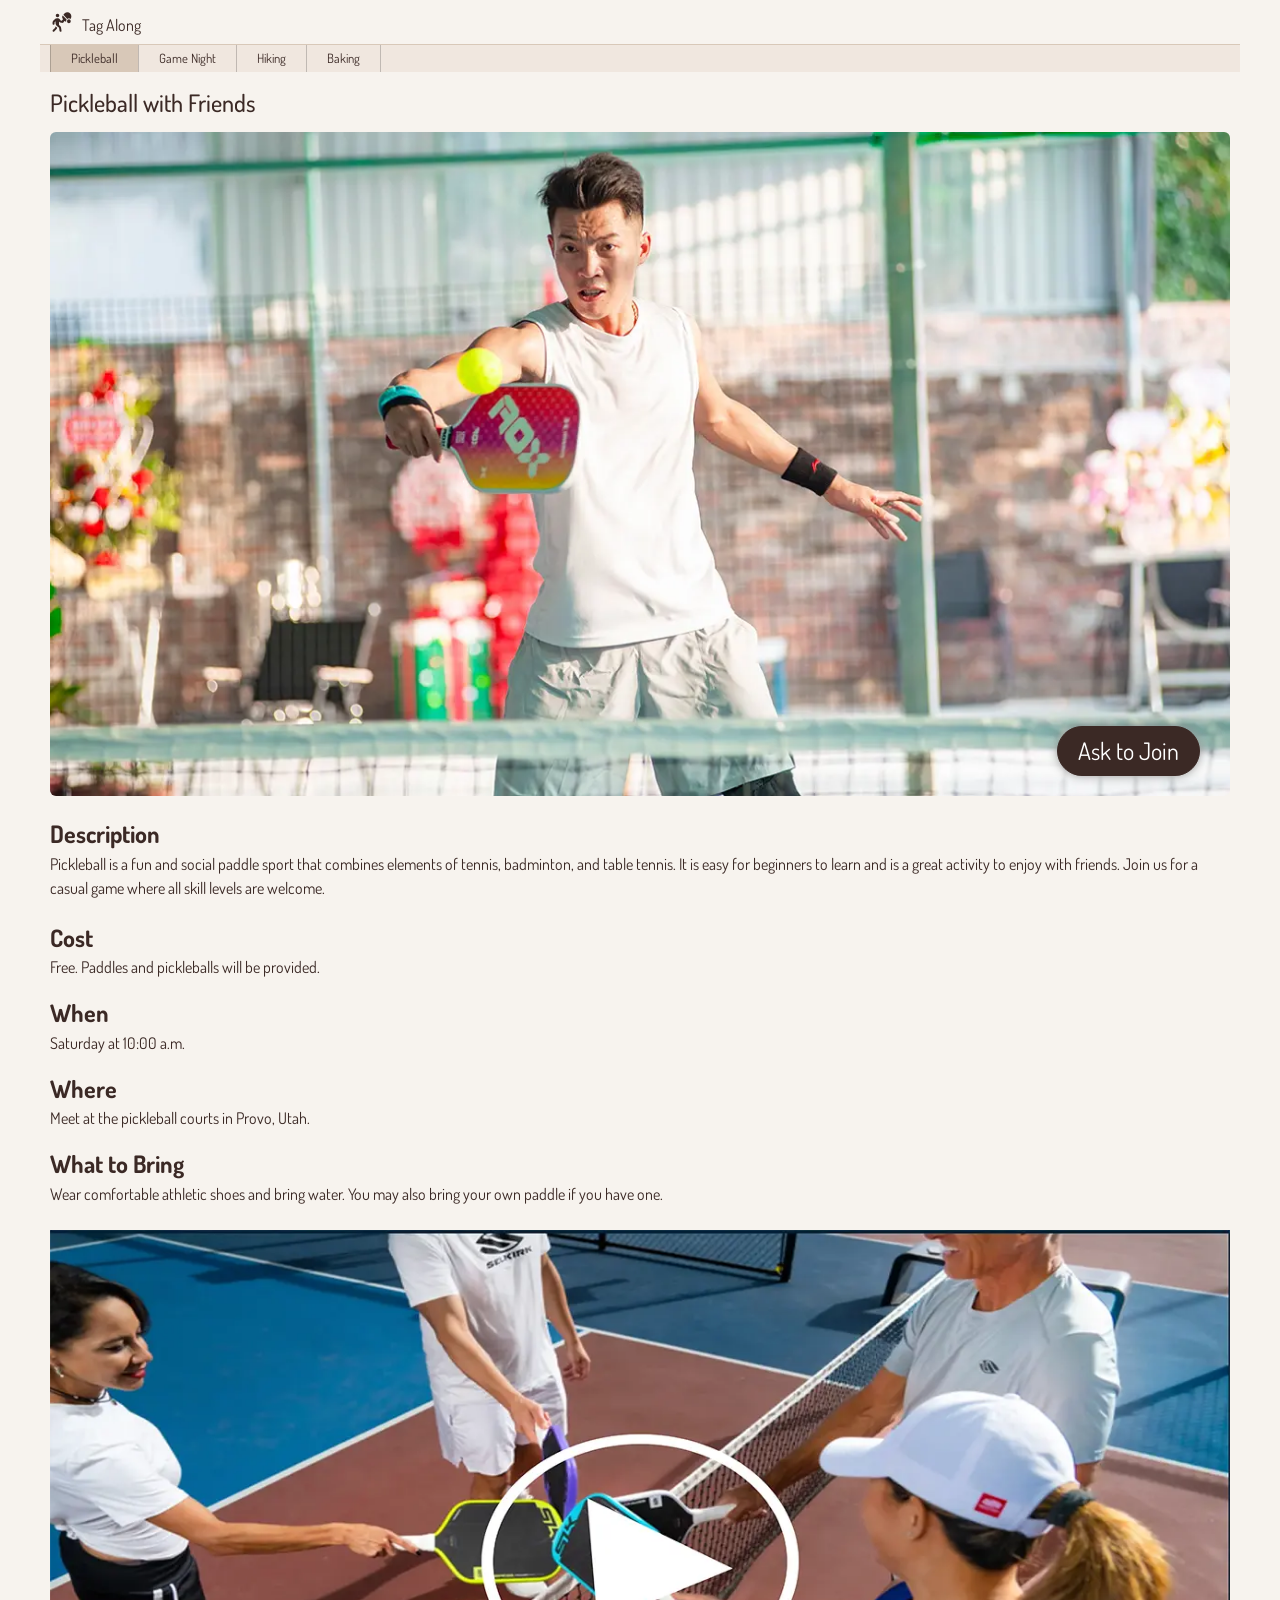
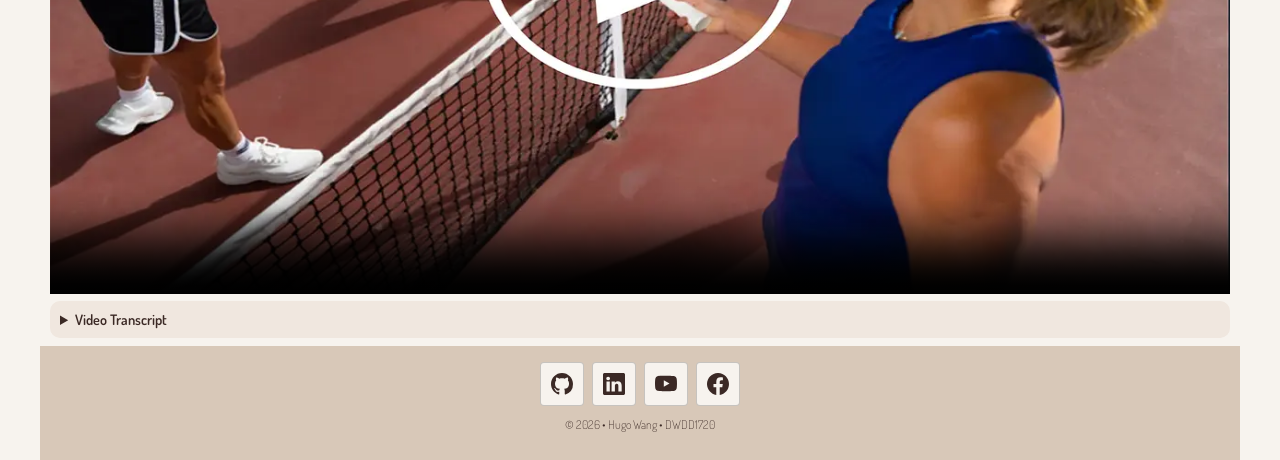
<file: index.html>
<!DOCTYPE html>
<html lang="en">
  <head>
    <meta charset="UTF-8" />
    <meta name="viewport" content="width=device-width, initial-scale=1.0" />
    <title>Pickleball Tag Along</title>

    <!-- STYLESHEETS -->
    <link rel="stylesheet" href="styles/normalize.css" />
    <link rel="stylesheet" href="styles/small.css" />
    <link rel="stylesheet" href="styles/larger.css" />

    <!-- GOOGLE FONT -->
    <link rel="preconnect" href="https://fonts.googleapis.com" />
    <link rel="preconnect" href="https://fonts.gstatic.com" crossorigin />
    <link
      href="https://fonts.googleapis.com/css2?family=Dosis:wght@400;500;600;700&display=swap"
      rel="stylesheet"
    />

    <!-- OPEN GRAPH TAGS -->

    <meta property="og:title" content="Pickleball Tag Along" />
    <meta
      property="og:description"
      content="Join friends for a fun and beginner-friendly pickleball activity in Provo."
    />
    <meta
      property="og:image"
      content="https://hugowang-kimochi.github.io/1720-tagalong/images/opengraph.jpg"
    />
    <meta
      property="og:url"
      content="https://hugowang-kimochi.github.io/1720-tagalong/"
    />
    <meta
      property="og:logo"
      content="https://hugowang-kimochi.github.io/1720-tagalong/images/house-heart-fill.svg"
    />
    <meta property="og:type" content="website" />

    <!-- FAV ICON LINKS-->
    <link
      rel="icon"
      type="image/png"
      href="/1720-tagalong/favicon-96x96.png"
      sizes="96x96"
    />
    <link rel="icon" type="image/svg+xml" href="/1720-tagalong/favicon.svg" />
    <link rel="shortcut icon" href="/1720-tagalong/favicon.ico" />
    <link
      rel="apple-touch-icon"
      sizes="180x180"
      href="/1720-tagalong/apple-touch-icon.png"
    />
    <meta name="apple-mobile-web-app-title" content="Tag Along" />
    <link rel="manifest" href="/1720-tagalong/site.webmanifest" />
    <!-- SCRIPTS -->
    <script src="scripts/navigation.js" defer></script>
    <script src="scripts/year.js" defer></script>
  </head>
  <body>
    <header>
      <img
        src="images/person-walking-solid-full.svg"
        alt="Site Logo"
        width="16"
        height="16"
      />
      <span>Tag Along</span>
      <button
        id="hamburger"
        class="hamburger"
        aria-label="Nav Link Button"
      ></button>
    </header>
    <nav id="navbar">
      <ul>
        <li class="active"><a href="index.html">Pickleball</a></li>
        <li><a href="#">Game Night</a></li>
        <li><a href="#">Hiking</a></li>
        <li><a href="#">Baking</a></li>
      </ul>
    </nav>
    <main>
      <h1>Pickleball with Friends</h1>

      <div class="hero">
        <picture>
          <source
            media="(max-width: 610px)"
            srcset="images/hero-small-610.webp"
          />
          <source
            media="(max-width: 900px)"
            srcset="images/hero-medium-900.webp"
          />
          <img src="images/hero-large-1200.webp" alt="PickelBall Game" />
        </picture>
        <a href="#">Ask to Join</a>
      </div>

      <!-- DESCRIPTION -->
      <section class="activity-info">
        <h2>Description</h2>

        <p>
          Pickleball is a fun and social paddle sport that combines elements of
          tennis, badminton, and table tennis. It is easy for beginners to learn
          and is a great activity to enjoy with friends. Join us for a casual
          game where all skill levels are welcome.
        </p>
      </section>

      <!-- ACTIVITY DETAILS -->
      <section id="details" class="activity-info">
        <h2>Cost</h2>
        <p>Free. Paddles and pickleballs will be provided.</p>

        <h2>When</h2>
        <p>Saturday at 10:00 a.m.</p>

        <h2>Where</h2>
        <p>Meet at the pickleball courts in Provo, Utah.</p>

        <h2>What to Bring</h2>
        <p>
          Wear comfortable athletic shoes and bring water. You may also bring
          your own paddle if you have one.
        </p>
      </section>

      <!-- VIDEO -->
      <video controls poster="media/poster.webp" width="1280" height="720">
        <source src="media/invitation.mp4" type="video/mp4" />
        <source src="media/invitation.webm" type="video/webm" />
        <track
          label="English"
          kind="subtitles"
          srclang="en"
          src="media/captions-en.vtt"
          default
        />

        <track
          label="Chinese"
          kind="subtitles"
          srclang="zh"
          src="media/captions-zh.vtt"
        />
      </video>
      <details>
        <summary>Video Transcript</summary>
        <p>
          Hello everyone. Today I want to invite you to play pickleball with me.
          Pickleball is a fun and social sport that combines parts of tennis,
          badminton, and table tennis. It's easy to learn. So you don't need to
          you don't need any experience to join us. We will meet this Saturday
          at 10:00 in morning in the morning at a pickleball court in Provo. I
          will bring the paddles and picks so you don't you so you only need to
          bring water and wear comfortable shoes. Pickleball is a great way to
          exercise, spend time with friends, and meet new people. The most
          important thing is to relax and have fun. I hope you tag along and
          play with us. Would you love to see you there? We uh we would love to
          see you there. See you on the court.
        </p>
      </details>
    </main>

    <footer>
      <div class="social">
        <a href="https://github.com/HugoWang-Kimochi" target="_blank"
          ><img
            src="images/icon-github.svg"
            alt="GitHub Icon"
            width="16"
            height="16"
        /></a>

        <a
          href="https://www.linkedin.com/in/hugo-wang-6576a442b/"
          target="_blank"
          ><img
            src="images/icon-linkedin.svg"
            alt="Linked In Icon"
            width="16"
            height="16"
        /></a>

        <a href="https://www.youtube.com/@LofiGirl" target="_blank"
          ><img
            src="images/icon-youtube.svg"
            alt="Youtube Icon"
            width="16"
            height="16"
        /></a>

        <a
          href="https://www.facebook.com/profile.php?id=100000317223996"
          target="_blank"
          ><img
            src="images/icon-facebook.svg"
            alt="Facebook Icon"
            width="16"
            height="16"
        /></a>
      </div>
      <p>
        &copy; <span id="currentyear"></span> &bull; Hugo Wang &bull; DWDD1720
      </p>
    </footer>
  </body>
</html>
</file>
<file: styles/small.css>
/*********************** BORDER BOX ************************/
* {
  box-sizing: border-box;
  scroll-behavior: smooth;
}

/*********************** Body TAG ************************/
body {
  font-family: "Dosis", sans-serif;

  background-color: #f7f3ee;
  color: #242424;
}

/*********************** HEADER ************************/
header {
  padding: 10px 0 10px 10px;
  display: grid;
  grid-template-columns: 24px auto 44px;
  align-items: end;
  column-gap: 8px;
  border-bottom: solid 1px #d8c8b8;
}
header img {
  display: block;
  width: 100%;
  height: auto;
}
header span {
  color: #3b2925;
}

/*********************** NAVIGATION ************************/
nav {
  background-color: #f0e7df;
  display: none;
}
nav ul {
  margin: 0;
  padding: 0;
  list-style-type: none;
}
nav a {
  display: block;
  font-size: 0.8rem;
  font-weight: 400;
  color: #3b2925;
  text-decoration: none;
  padding: 0.85rem 10px;
}
nav li.active a {
  background-color: #d8c8b8;
  color: #3b2925;
}
nav a:hover {
  background-color: #d8c8b8;
}
nav.show {
  display: block;
}

/********************* HAMBURGER STUFF **********************/

.hamburger {
  background: none;
  border: none;
  color: #3b2925;
  cursor: pointer;
  font-size: 2rem;
  font-family: Verdana;
}

.hamburger::before {
  content: "\2630";
}

.hamburger.show::before {
  content: "\00D7";
}

/*********************** MAIN LAYOUT ************************/
h1 {
  font-size: 1.5rem;
  color: #3b2925;
  font-weight: 500;
  margin-left: 10px;
}

.sbs section {
  border: 1px solid #eee;
  border-radius: 10px;
  box-shadow: 0 0 10px #aaa;
  margin: 0.5rem 10px;
  overflow: hidden;
}
.sbs h2 {
  background-color: #3b2925;
  color: #f7f3ee;
  font-weight: 400;
  font-size: 1.25rem;
  margin: 0;
  padding: 0.5rem 0.2rem;
  text-align: center;
}
.sbs p {
  font-weight: 200;
  margin: 10px;
  line-height: 130%;
}
.sbs img {
  display: block;
  width: 100%;
  height: 100%;
  object-fit: cover;
}

/*********************** INFORMATION ************************/
.activity-info,
.invitation {
  margin: 1.5rem 10px;
}

.activity-info h2,
.invitation h2 {
  color: #3b2925;
  font-size: 1.5rem;
  margin-bottom: 0.25rem;
}

.activity-info p {
  line-height: 1.5;
  margin-top: 0;
  color: #3b2925;
}

/******************** HERO IMAGE LAYOUT *********************/

.hero {
  display: block;
  width: 100%;
  padding: 0 10px;
  position: relative;
}
.hero img {
  display: block;
  width: 100%;
  height: auto;
  border-radius: 6px;
}
.hero a {
  position: absolute;
  bottom: 20px;
  right: 40px;
  text-decoration: none;
  color: white;
  background-color: #3b2925;
  padding: 10px 20px;
  border-radius: 99px;
  border: 1px solid #3b2925;
  box-shadow: 0 0 10px #999;
  font-size: 1.5rem;
}
.hero a:hover {
  background-color: #d8c8b8;
  color: #3b2925;
}

/******************** VIDEO *********************/
video {
  display: block;
  width: 100%;
  height: auto;
  padding: 0 10px;
}
details {
  margin: 0.5rem 10px;
  padding: 10px;
  background-color: #f0e7df;
  border-radius: 10px;
}
details summary {
  color: #3b2925;
  font-weight: 600;
  font-size: 0.9rem;
}
details p {
  color: #3b2925;
  font-weight: 300;
}

/******************** ASSIGNMENT CARDS *********************/
.cards {
  display: grid;
  grid-template-columns: repeat(auto-fit, minmax(280px, 1fr));
  gap: 50px 10px;
  margin: 10px;
}
.cards section {
  border: 1px #ccc solid;
  border-radius: 10px;
  overflow: hidden;
}
.cards h2 {
  background-color: #8b6658;
  color: #ffffff;
  font-weight: 400;
  font-size: 1.25rem;
  margin: 0;
  padding: 0.5rem 0.2rem;
  text-align: center;
}
.cards p {
  font-weight: 200;
  margin: 10px 10px;
  line-height: 130%;
  text-align: center;
}
.cards img {
  display: block;
  width: 100%;
  height: auto;
}
.cards a {
  background-color: #8b6658;
  color: #ffffff;
  text-decoration: none;
  display: block;
  width: 80%;
  padding: 10px;
  margin: 0 10% 10px 10%;
  text-align: center;
  border-radius: 20px;
}
.cards a:hover {
  background-color: #a37d6e;
  transform: translateY(2px);
  box-shadow: 0 0 10px #999;
}

/********************** SOCIAL STUFF ***********************/
.social {
  display: flex;
  justify-content: center;
  column-gap: 8px;
}
.social img {
  display: block;
  width: 22px;
  height: 22px;
}
.social a {
  border: solid 1px rgba(0, 0, 0, 0.2);
  border-radius: 4px;
  width: 44px;
  height: 44px;
  display: flex;
  justify-content: center;
  align-items: center;
  background-color: #f7f3ee;
}
.social a:hover {
  background-color: #ffffff;
}
/********************** FOOTER STUFF ***********************/

footer {
  background-color: #d8c8b8;
  color: #3b2925;
  padding: 1rem 0;
  text-align: center;
  font-weight: 200;
  font-size: 0.75rem;
}
</file>
<file: styles/larger.css>
@media only screen and (min-width: 40rem) {
  header,
  main,
  nav,
  footer {
    max-width: 1200px;
    margin: 0 auto;
  }

  /*********************** NAVIGATION ************************/
  nav {
    display: block;
  }

  nav ul {
    display: flex;
    margin-left: 10px;
  }
  nav a {
    border-left: solid 1px rgba(0, 0, 0, 0.2);
    padding: 0.4rem 20px;
  }
  nav li:last-child a {
    border-right: solid 1px rgba(0, 0, 0, 0.2);
  }

  /********************** HAMBURGER STUFF ***********************/
  .hamburger {
    display: none;
  }

  /********************** MAIN STUFF ***********************/
  .sbs {
    display: grid;
    grid-template-columns: 2fr 1fr;
  }
}
</file>
